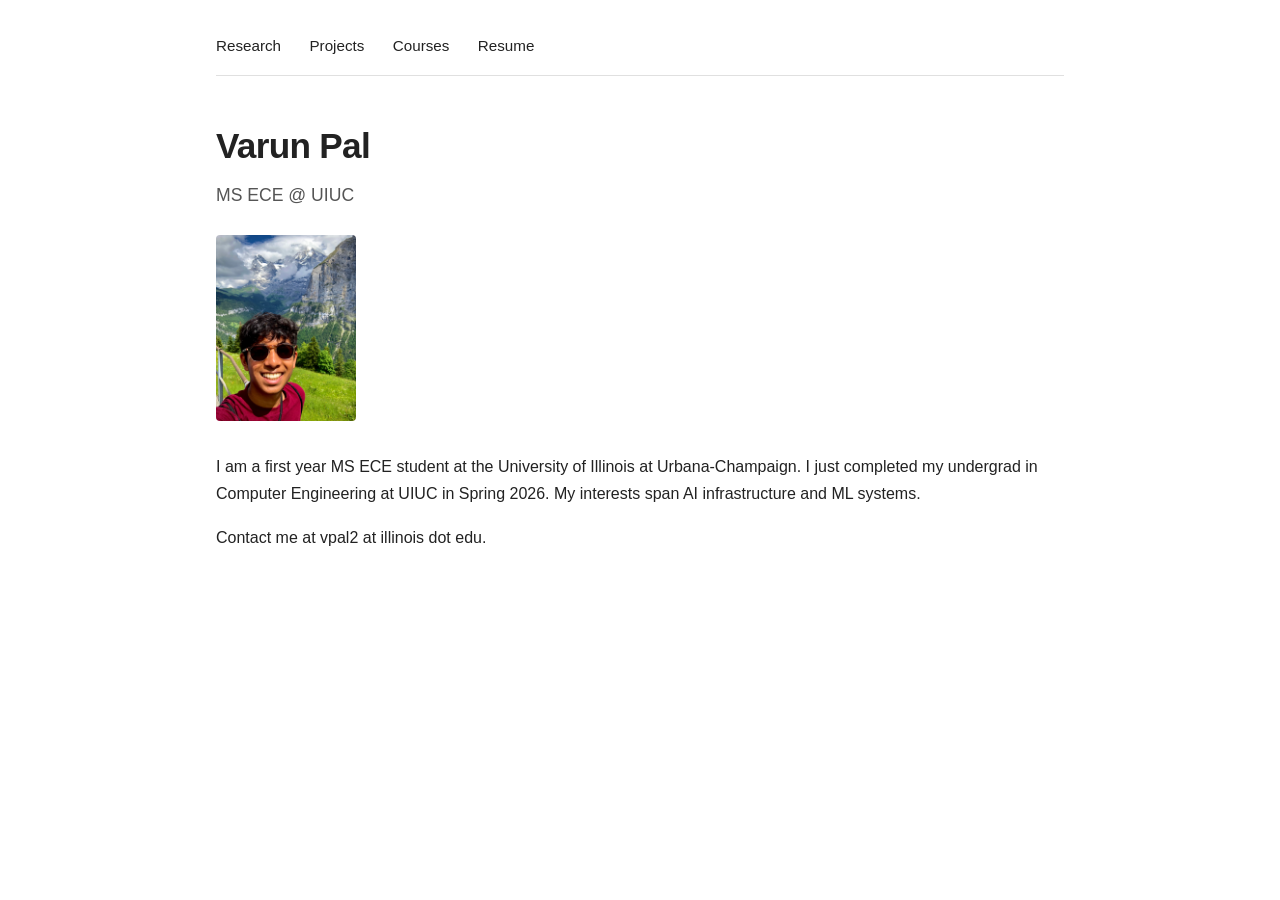
<file: index.html>
<!DOCTYPE html>
<html lang="en">
<head>
    <meta charset="UTF-8">
    <meta name="viewport" content="width=device-width, initial-scale=1.0">
    <title>Varun Pal</title>
    <link rel="stylesheet" href="/style.css">
</head>
<body>
    <div class="container">
        <nav>
            <a href="/research.html">Research</a>
            <a href="/projects.html">Projects</a>
            <a href="/courses.html">Courses</a>
            <a href="/resume.pdf">Resume</a>
        </nav>

        <h1>Varun Pal</h1>
        <p class="tagline">MS ECE @ UIUC</p>

        <img src="/images/pfp.jpg" alt="Varun Pal" class="profile-pic">

        <p>I am a first year MS ECE student at the University of Illinois at Urbana-Champaign. I just completed my undergrad in Computer Engineering at UIUC in Spring 2026. My interests span AI infrastructure and ML systems.</p>

        <p>Contact me at vpal2 at illinois dot edu.</p>
    </div>
</body>
</html>
</file>
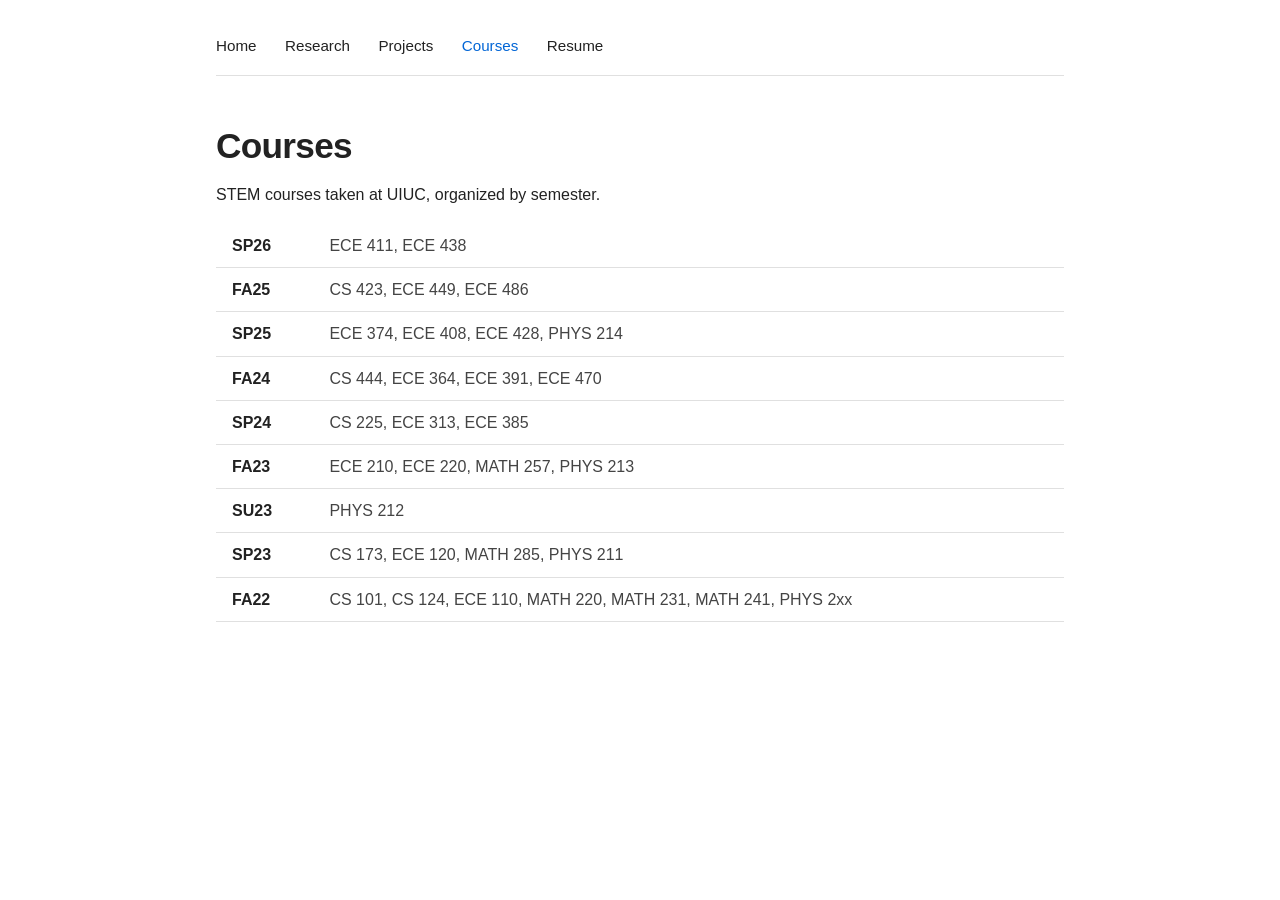
<file: courses.html>
<!DOCTYPE html>
<html lang="en">
<head>
    <meta charset="UTF-8">
    <meta name="viewport" content="width=device-width, initial-scale=1.0">
    <title>Courses — Varun Pal</title>
    <link rel="stylesheet" href="/style.css">
</head>
<body>
    <div class="container">
        <nav>
            <a href="/">Home</a>
            <a href="/research.html">Research</a>
            <a href="/projects.html">Projects</a>
            <a href="/courses.html" class="active">Courses</a>
            <a href="/resume.pdf">Resume</a>
        </nav>

        <h1>Courses</h1>
        <p>STEM courses taken at UIUC, organized by semester.</p>

        <table class="courses-table">
            <tr>
                <th>SP26</th>
                <td>ECE 411, ECE 438</td>
            </tr>
            <tr>
                <th>FA25</th>
                <td>CS 423, ECE 449, ECE 486</td>
            </tr>
            <tr>
                <th>SP25</th>
                <td>ECE 374, ECE 408, ECE 428, PHYS 214</td>
            </tr>
            <tr>
                <th>FA24</th>
                <td>CS 444, ECE 364, ECE 391, ECE 470</td>
            </tr>
            <tr>
                <th>SP24</th>
                <td>CS 225, ECE 313, ECE 385</td>
            </tr>
            <tr>
                <th>FA23</th>
                <td>ECE 210, ECE 220, MATH 257, PHYS 213</td>
            </tr>
            <tr>
                <th>SU23</th>
                <td>PHYS 212</td>
            </tr>
            <tr>
                <th>SP23</th>
                <td>CS 173, ECE 120, MATH 285, PHYS 211</td>
            </tr>
            <tr>
                <th>FA22</th>
                <td>CS 101, CS 124, ECE 110, MATH 220, MATH 231, MATH 241, PHYS 2xx</td>
            </tr>
        </table>
    </div>
</body>
</html>
</file>
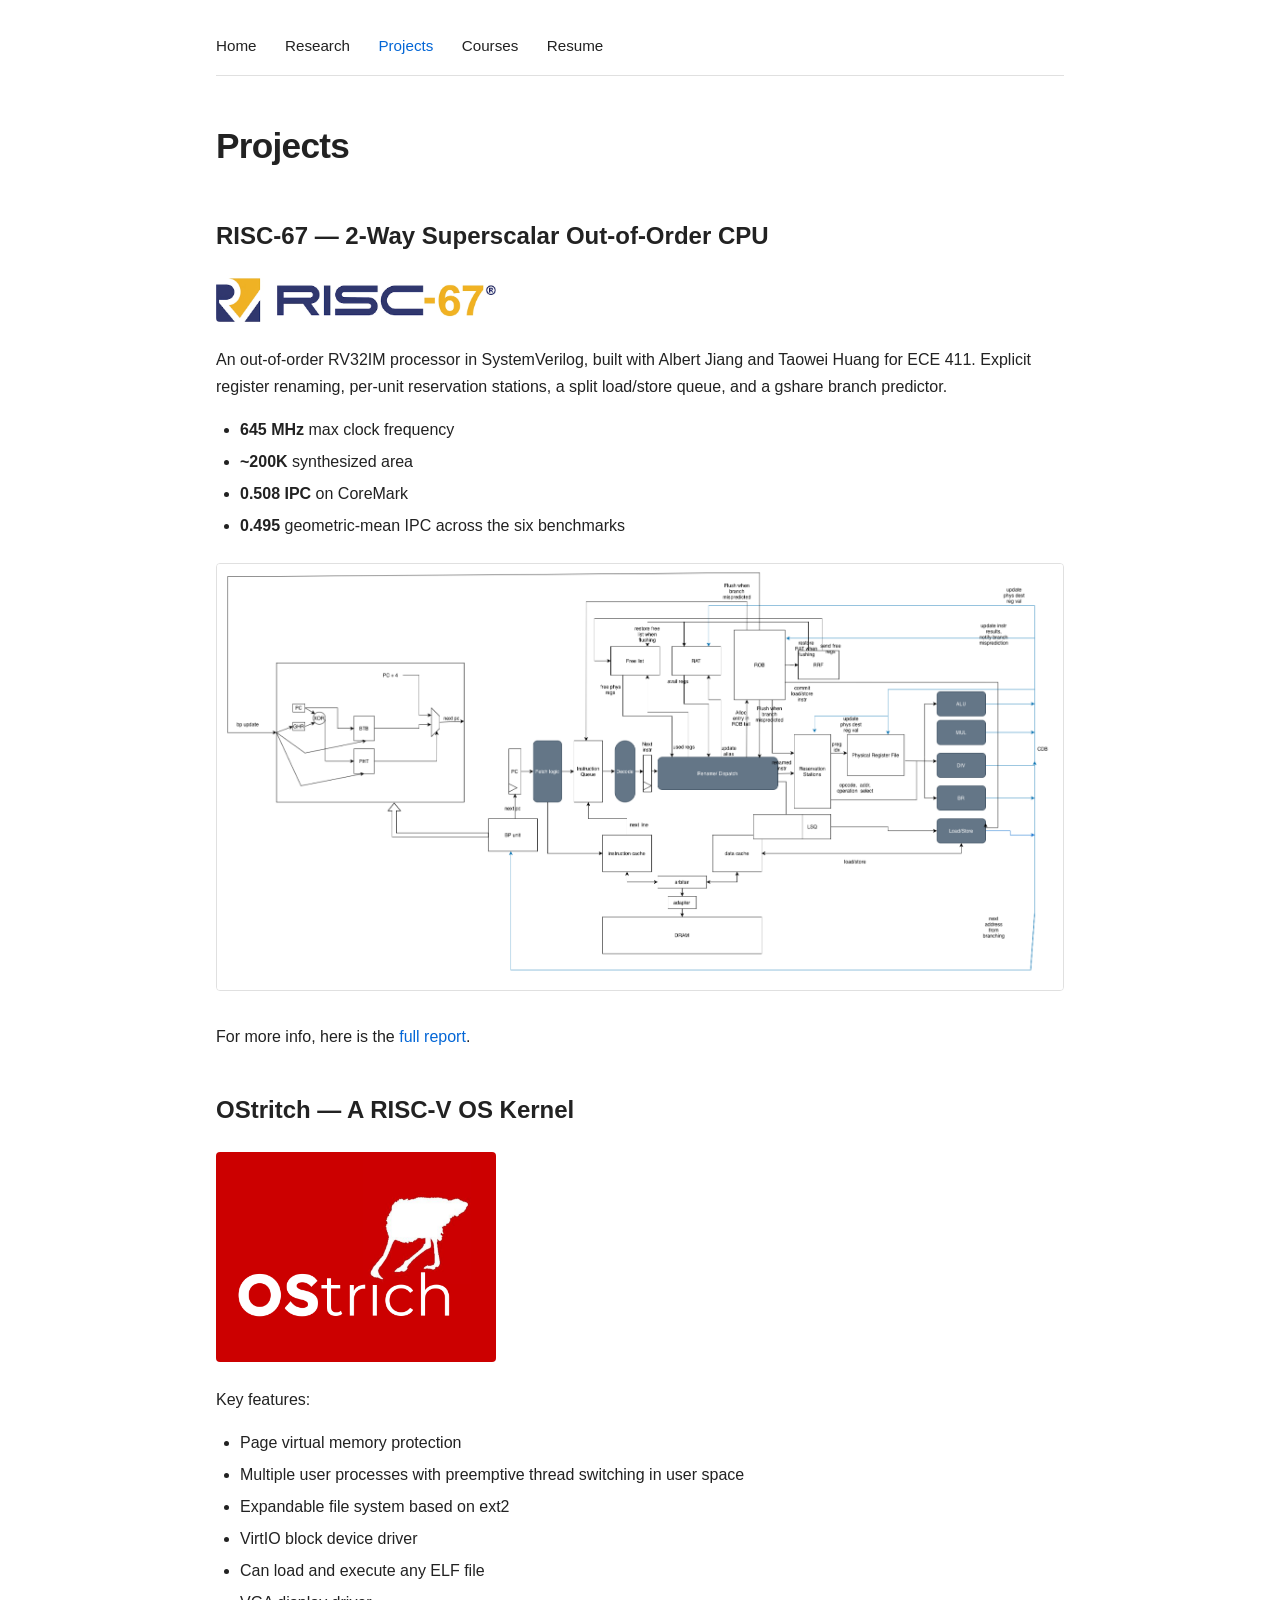
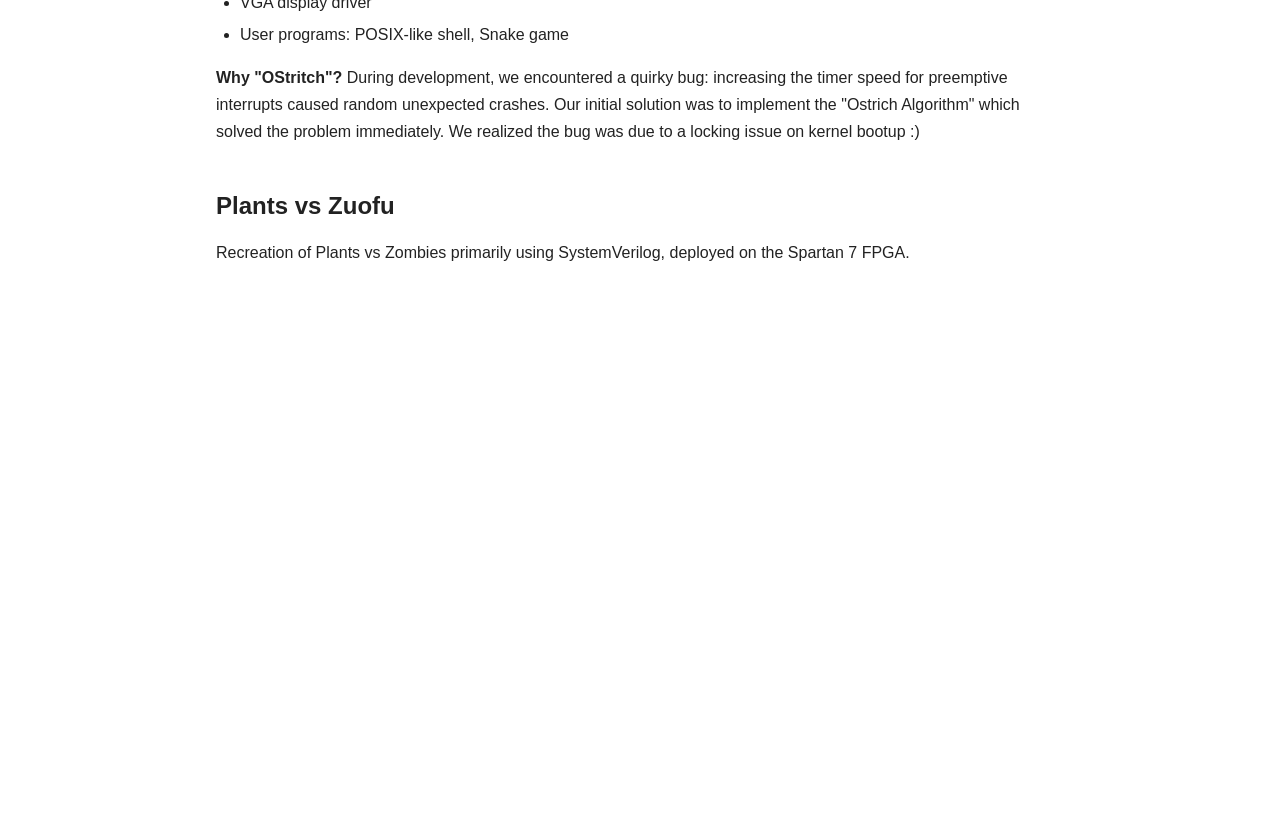
<file: projects.html>
<!DOCTYPE html>
<html lang="en">
<head>
    <meta charset="UTF-8">
    <meta name="viewport" content="width=device-width, initial-scale=1.0">
    <title>Projects — Varun Pal</title>
    <link rel="stylesheet" href="/style.css">
</head>
<body>
    <div class="container">
        <nav>
            <a href="/">Home</a>
            <a href="/research.html">Research</a>
            <a href="/projects.html" class="active">Projects</a>
            <a href="/courses.html">Courses</a>
            <a href="/resume.pdf">Resume</a>
        </nav>

        <h1>Projects</h1>

        <h2>RISC-67 — 2-Way Superscalar Out-of-Order CPU</h2>
        <img src="/images/risc67.png" alt="RISC-67 team logo" class="project-img">
        <p>
            An out-of-order RV32IM processor in SystemVerilog, built with Albert Jiang and Taowei Huang for ECE 411.
            Explicit register renaming, per-unit reservation stations, a split load/store queue, and a gshare branch predictor.
        </p>
        <ul>
            <li><strong>645 MHz</strong> max clock frequency</li>
            <li><strong>~200K</strong> synthesized area</li>
            <li><strong>0.508 IPC</strong> on CoreMark</li>
            <li><strong>0.495</strong> geometric-mean IPC across the six benchmarks</li>
        </ul>
        <img src="/images/ooo_cpu_diagram.png" alt="High-level block diagram of the RISC-67 out-of-order pipeline" class="diagram-img">
        <p>For more info, here is the <a href="/ece411_ooo_cpu_report.pdf">full report</a>.</p>

        <h2>OStritch — A RISC-V OS Kernel</h2>
        <img src="/images/OShead.png" alt="OStritch OS Kernel" class="project-img">
        <p>Key features:</p>
        <ul>
            <li>Page virtual memory protection</li>
            <li>Multiple user processes with preemptive thread switching in user space</li>
            <li>Expandable file system based on ext2</li>
            <li>VirtIO block device driver</li>
            <li>Can load and execute any ELF file</li>
            <li>VGA display driver</li>
            <li>User programs: POSIX-like shell, Snake game</li>
        </ul>
        <p><strong>Why "OStritch"?</strong> During development, we encountered a quirky bug: increasing the timer speed for preemptive interrupts caused random unexpected crashes. Our initial solution was to implement the "Ostrich Algorithm" which solved the problem immediately. We realized the bug was due to a locking issue on kernel bootup :)</p>

        <h2>Plants vs Zuofu</h2>
        <p>Recreation of Plants vs Zombies primarily using SystemVerilog, deployed on the Spartan 7 FPGA.</p>
        <div class="video-container">
            <iframe src="https://youtube.com/embed/dJS4UN0dlOE" allowfullscreen></iframe>
        </div>
    </div>
</body>
</html>
</file>
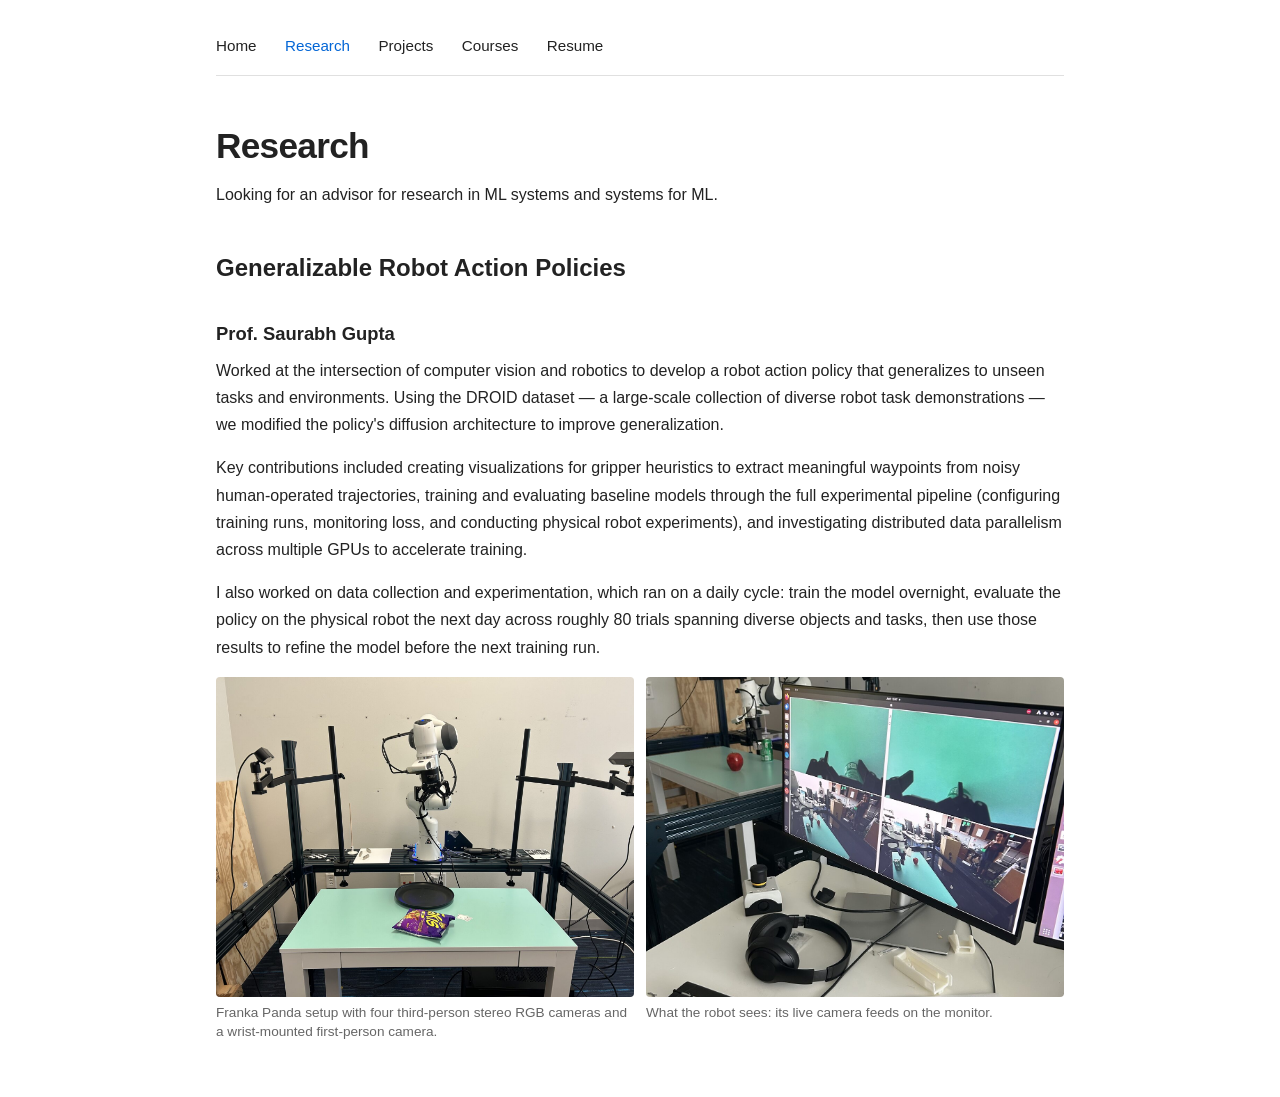
<file: research.html>
<!DOCTYPE html>
<html lang="en">
<head>
    <meta charset="UTF-8">
    <meta name="viewport" content="width=device-width, initial-scale=1.0">
    <title>Research — Varun Pal</title>
    <link rel="stylesheet" href="/style.css">
</head>
<body>
    <div class="container">
        <nav>
            <a href="/">Home</a>
            <a href="/research.html" class="active">Research</a>
            <a href="/projects.html">Projects</a>
            <a href="/courses.html">Courses</a>
            <a href="/resume.pdf">Resume</a>
        </nav>

        <h1>Research</h1>

        <p>Looking for an advisor for research in ML systems and systems for ML.</p>

        <h2>Generalizable Robot Action Policies</h2>
        <h3>Prof. Saurabh Gupta</h3>
        <p>Worked at the intersection of computer vision and robotics to develop a robot action policy that generalizes to unseen tasks and environments. Using the DROID dataset — a large-scale collection of diverse robot task demonstrations — we modified the policy's diffusion architecture to improve generalization.</p>
        <p>Key contributions included creating visualizations for gripper heuristics to extract meaningful waypoints from noisy human-operated trajectories, training and evaluating baseline models through the full experimental pipeline (configuring training runs, monitoring loss, and conducting physical robot experiments), and investigating distributed data parallelism across multiple GPUs to accelerate training.</p>
        <p>I also worked on data collection and experimentation, which ran on a daily cycle: train the model overnight, evaluate the policy on the physical robot the next day across roughly 80 trials spanning diverse objects and tasks, then use those results to refine the model before the next training run.</p>
        <div class="photo-row">
            <figure>
                <img src="/images/robot_workcell.jpg" alt="Franka robot arm with Robotiq gripper mounted over a tabletop, surrounded by camera rigs" loading="lazy">
                <figcaption>Franka Panda setup with four third-person stereo RGB cameras and a wrist-mounted first-person camera.</figcaption>
            </figure>
            <figure>
                <img src="/images/robot_workstation.jpg" alt="Workstation monitor showing wrist and external camera feeds of the robot during a pick-and-place task" loading="lazy">
                <figcaption>What the robot sees: its live camera feeds on the monitor.</figcaption>
            </figure>
        </div>
    </div>
</body>
</html>
</file>
<file: style.css>
* {
    margin: 0;
    padding: 0;
    box-sizing: border-box;
}

body {
    font-family: -apple-system, BlinkMacSystemFont, "Segoe UI", Helvetica, Arial, sans-serif;
    line-height: 1.7;
    color: #222;
    background: #fff;
    padding: 2rem 1.5rem;
}

.container {
    max-width: 53rem;
    margin: 0 auto;
}

/* Navigation */
nav {
    margin-bottom: 2.5rem;
    padding-bottom: 1rem;
    border-bottom: 1px solid #e0e0e0;
}

nav a {
    color: #222;
    text-decoration: none;
    margin-right: 1.5rem;
    font-size: 0.95rem;
}

nav a:hover {
    color: #0366d6;
}

nav a.active {
    color: #0366d6;
}

/* Typography */
h1 {
    font-size: 2.2rem;
    font-weight: 700;
    margin-bottom: 0.3rem;
    letter-spacing: -0.02em;
}

h2 {
    font-size: 1.5rem;
    font-weight: 600;
    margin-top: 2.5rem;
    margin-bottom: 0.8rem;
}

h3 {
    font-size: 1.15rem;
    font-weight: 600;
    margin-top: 1.8rem;
    margin-bottom: 0.5rem;
}

p {
    margin-bottom: 1rem;
}

a {
    color: #0366d6;
    text-decoration: none;
}

a:hover {
    text-decoration: underline;
}

/* Homepage */
.tagline {
    font-size: 1.1rem;
    color: #555;
    margin-bottom: 1.5rem;
}

.profile-pic {
    width: 140px;
    height: auto;
    border-radius: 4px;
    margin-bottom: 1.5rem;
}

/* Lists */
ul {
    margin-left: 1.5rem;
    margin-bottom: 1rem;
}

li {
    margin-bottom: 0.3rem;
}

/* Project image */
.project-img {
    max-width: 280px;
    height: auto;
    border-radius: 4px;
    margin: 0.5rem 0 1rem;
}

/* Video embed */
.video-container {
    position: relative;
    padding-bottom: 56.25%;
    margin: 1rem 0 1.5rem;
    max-width: 640px;
}

.video-container iframe {
    position: absolute;
    top: 0;
    left: 0;
    width: 100%;
    height: 100%;
    border: 0;
}

/* Courses table */
.courses-table {
    width: 100%;
    border-collapse: collapse;
    margin-top: 1rem;
    margin-bottom: 1.5rem;
}

.courses-table th,
.courses-table td {
    text-align: left;
    padding: 0.5rem 1rem;
    border-bottom: 1px solid #e0e0e0;
}

.courses-table th {
    font-weight: 600;
    white-space: nowrap;
    vertical-align: top;
}

.courses-table td {
    color: #444;
}

/* Responsive */
@media (max-width: 600px) {
    body {
        padding: 1.2rem 1rem;
    }

    h1 {
        font-size: 1.7rem;
    }

    nav a {
        margin-right: 1rem;
    }

    .courses-table th,
    .courses-table td {
        padding: 0.4rem 0.5rem;
        font-size: 0.9rem;
    }
}

/* Wide diagram */
.diagram-img {
    width: 100%;
    height: auto;
    border: 1px solid #e0e0e0;
    border-radius: 4px;
    margin: 0.5rem 0 1.5rem;
}

/* Side-by-side photos */
.photo-row {
    display: flex;
    gap: 0.75rem;
    margin: 0.5rem 0 1.5rem;
}

.photo-row figure {
    flex: 1 1 0;
    min-width: 0;
    margin: 0;
}

.photo-row img {
    display: block;
    width: 100%;
    height: 320px;
    object-fit: cover;
    border-radius: 4px;
}

.photo-row figcaption {
    margin-top: 0.4rem;
    font-size: 0.85rem;
    color: #666;
    line-height: 1.4;
}

@media (max-width: 600px) {
    .photo-row {
        flex-direction: column;
    }

    .photo-row img {
        height: auto;
    }
}
</file>
